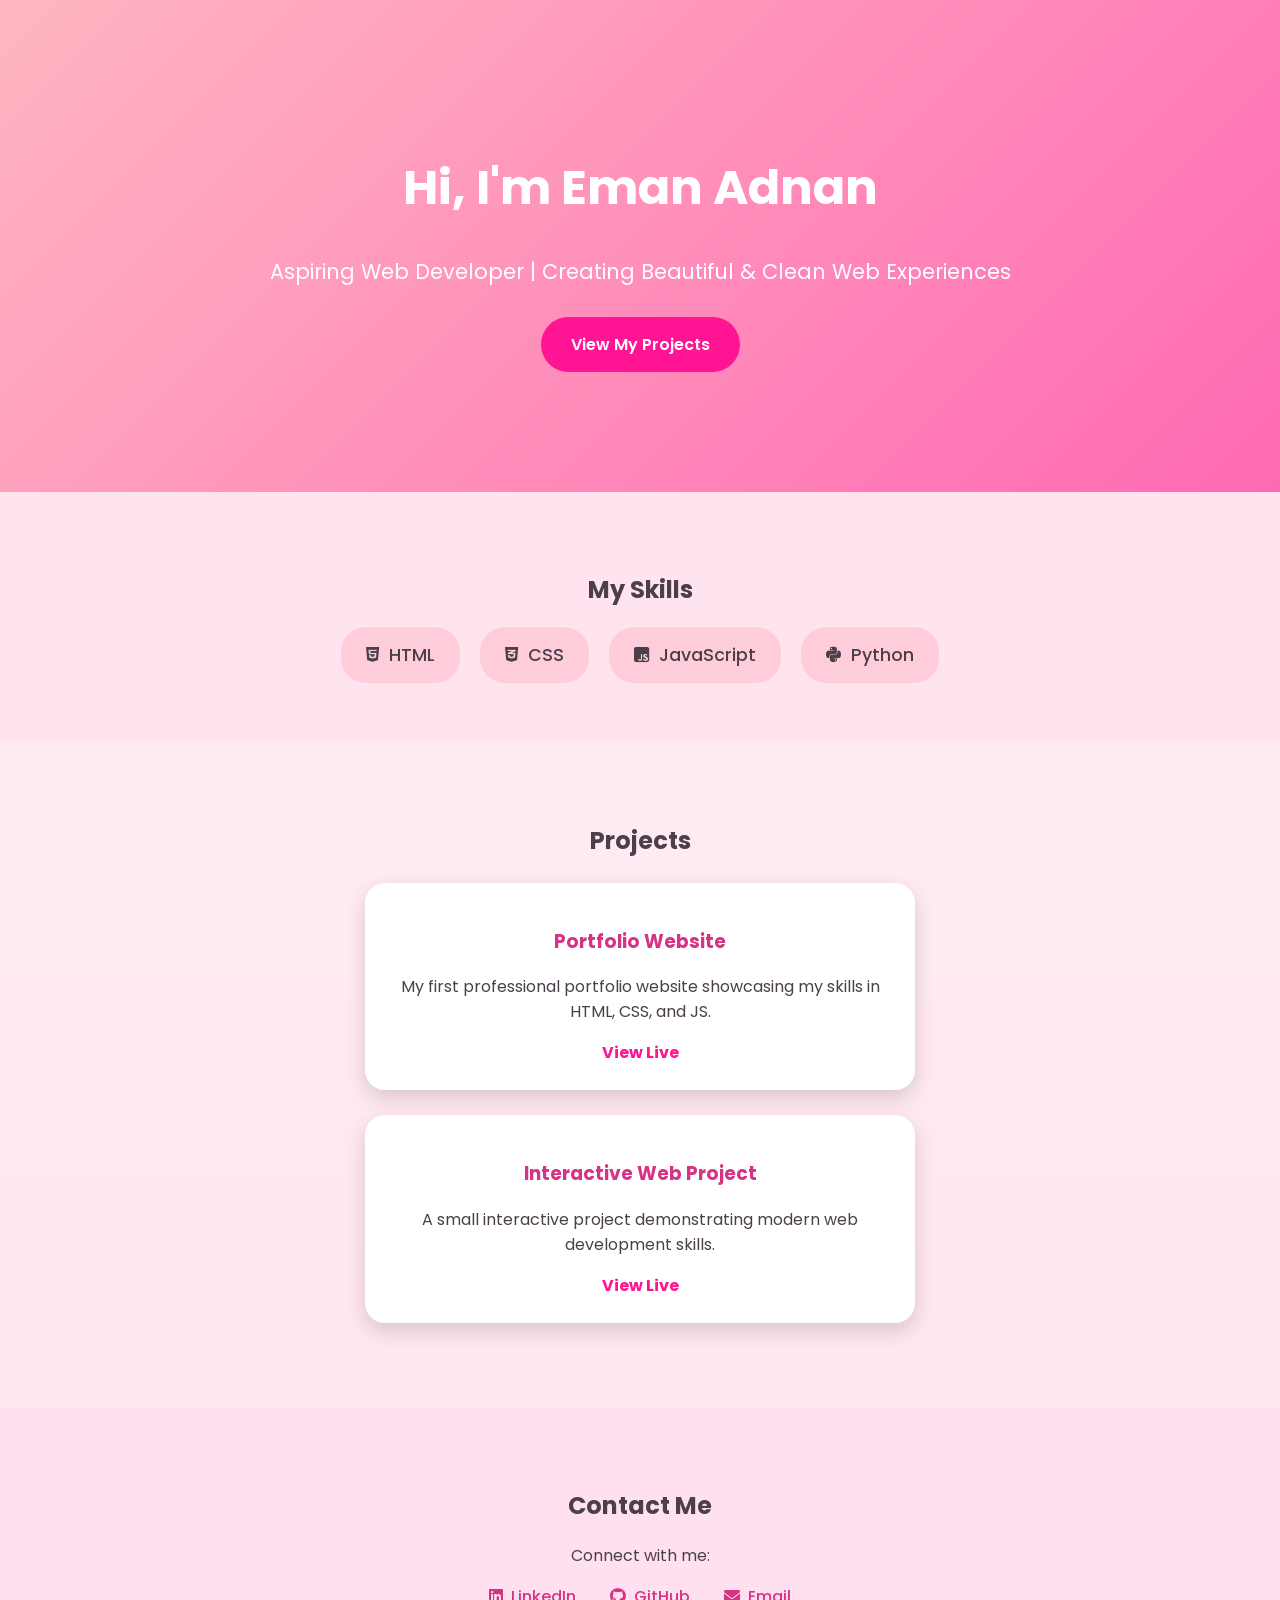
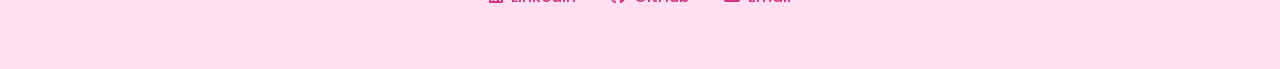
<file: index.html>
<!DOCTYPE html>
<html lang="en">
<head>
    <meta charset="UTF-8">
    <meta name="viewport" content="width=device-width, initial-scale=1.0">
    <title>Eman Adnan | Portfolio</title>
    <!-- Google Fonts -->
    <link href="https://fonts.googleapis.com/css2?family=Poppins:wght@400;600;700&display=swap" rel="stylesheet">
    <!-- Font Awesome for Icons -->
    <link rel="stylesheet" href="https://cdnjs.cloudflare.com/ajax/libs/font-awesome/6.4.0/css/all.min.css">
    <link rel="stylesheet" href="style.css">
</head>
<body>

    <!-- Hero Section -->
    <header id="hero">
        <h1>Hi, I'm Eman Adnan</h1>
        <p>Aspiring Web Developer | Creating Beautiful & Clean Web Experiences</p>
        <a href="#projects" class="btn">View My Projects</a>
    </header>

    <!-- Skills Section -->
    <section id="skills">
        <h2>My Skills</h2>
        <div class="skills-container">
            <div class="skill"><i class="fab fa-html5"></i> HTML</div>
            <div class="skill"><i class="fab fa-css3-alt"></i> CSS</div>
            <div class="skill"><i class="fab fa-js-square"></i> JavaScript</div>
            <div class="skill"><i class="fab fa-python"></i> Python</div>
        </div>
    </section>

    <!-- Projects Section -->
    <section id="projects">
        <h2>Projects</h2>
        <div class="project">
            <h3>Portfolio Website</h3>
            <p>My first professional portfolio website showcasing my skills in HTML, CSS, and JS.</p>
            <a href="#" target="_blank">View Live</a>
        </div>
        <div class="project">
            <h3>Interactive Web Project</h3>
            <p>A small interactive project demonstrating modern web development skills.</p>
            <a href="#" target="_blank">View Live</a>
        </div>
    </section>

    <!-- Contact Section -->
    <section id="contact">
        <h2>Contact Me</h2>
        <p>Connect with me:</p>
        <div class="contact-links">
            <a href="https://www.linkedin.com/in/your-linkedin" target="_blank"><i class="fab fa-linkedin"></i> LinkedIn</a>
            <a href="https://github.com/emanadnann" target="_blank"><i class="fab fa-github"></i> GitHub</a>
            <a href="mailto:your.email@example.com" target="_blank"><i class="fas fa-envelope"></i> Email</a>
        </div>
    </section>

    <script src="script.js"></script>
</body>
</html>
</file>
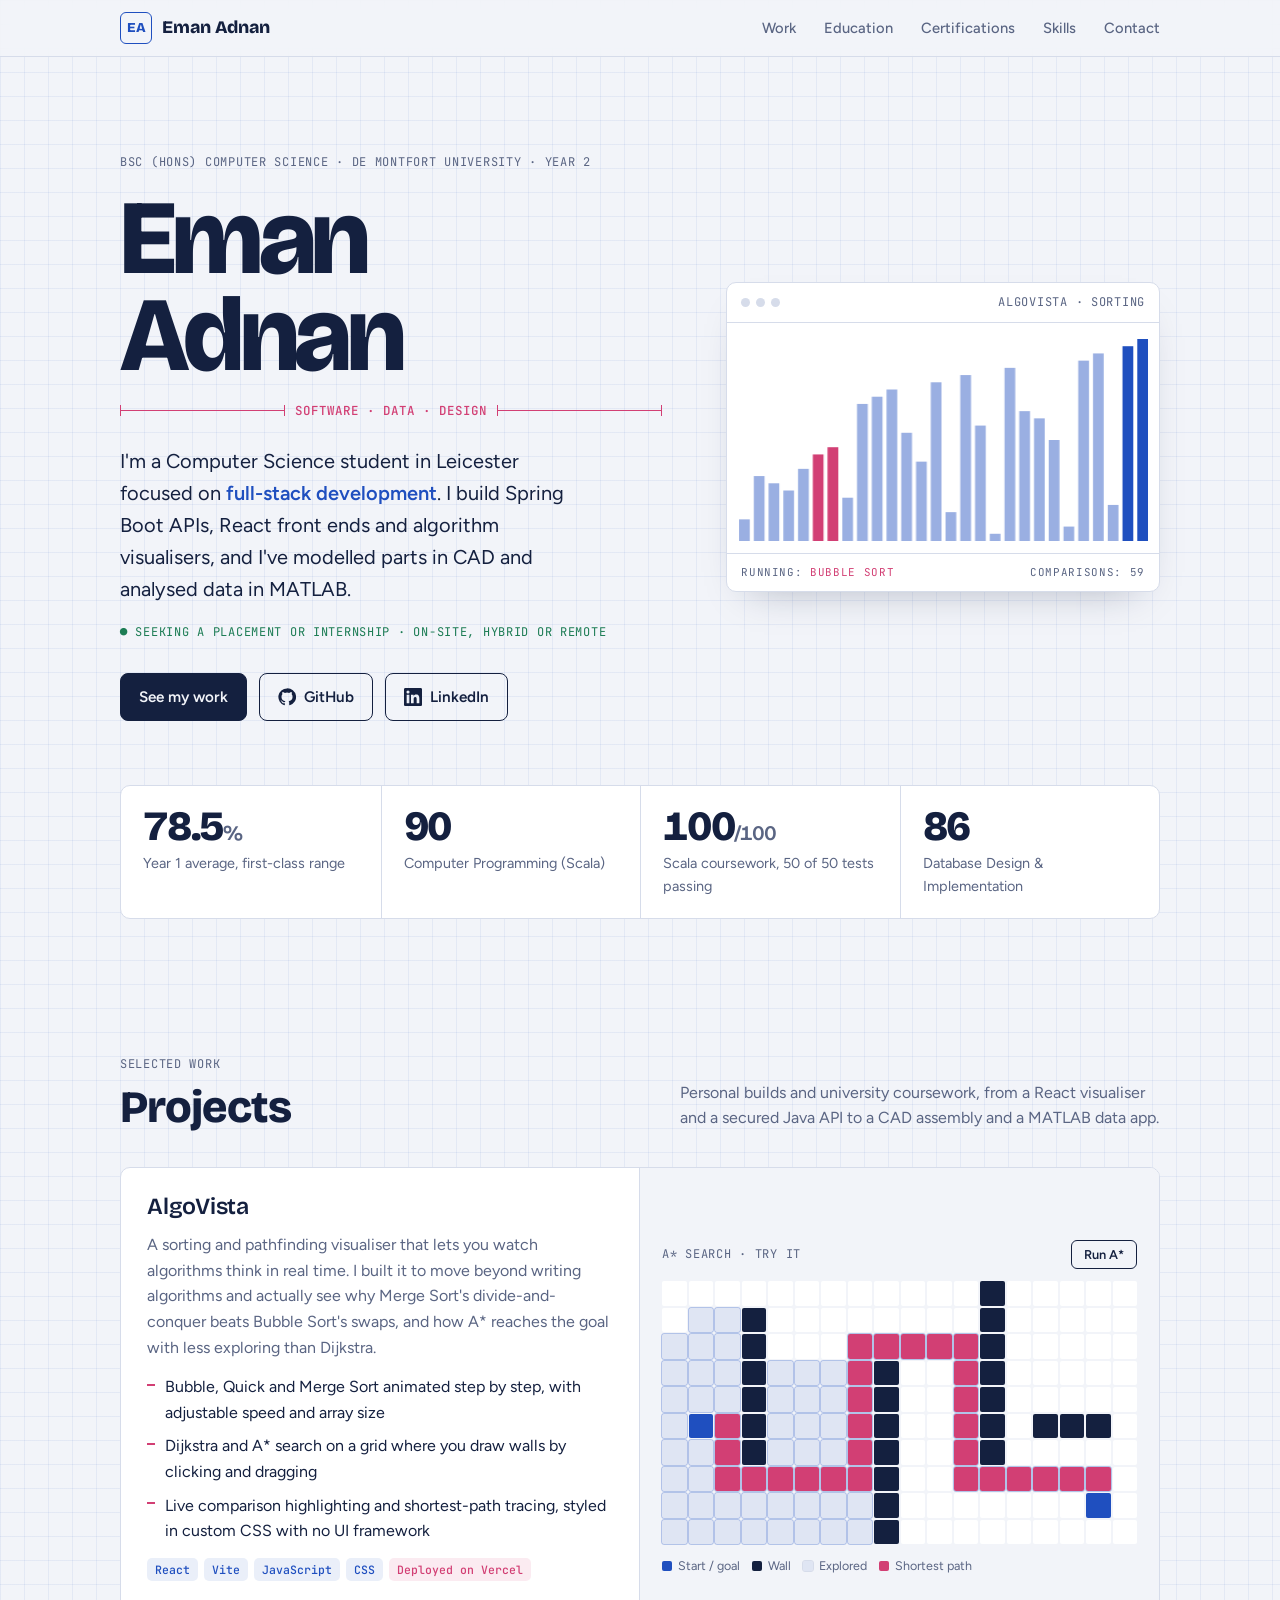
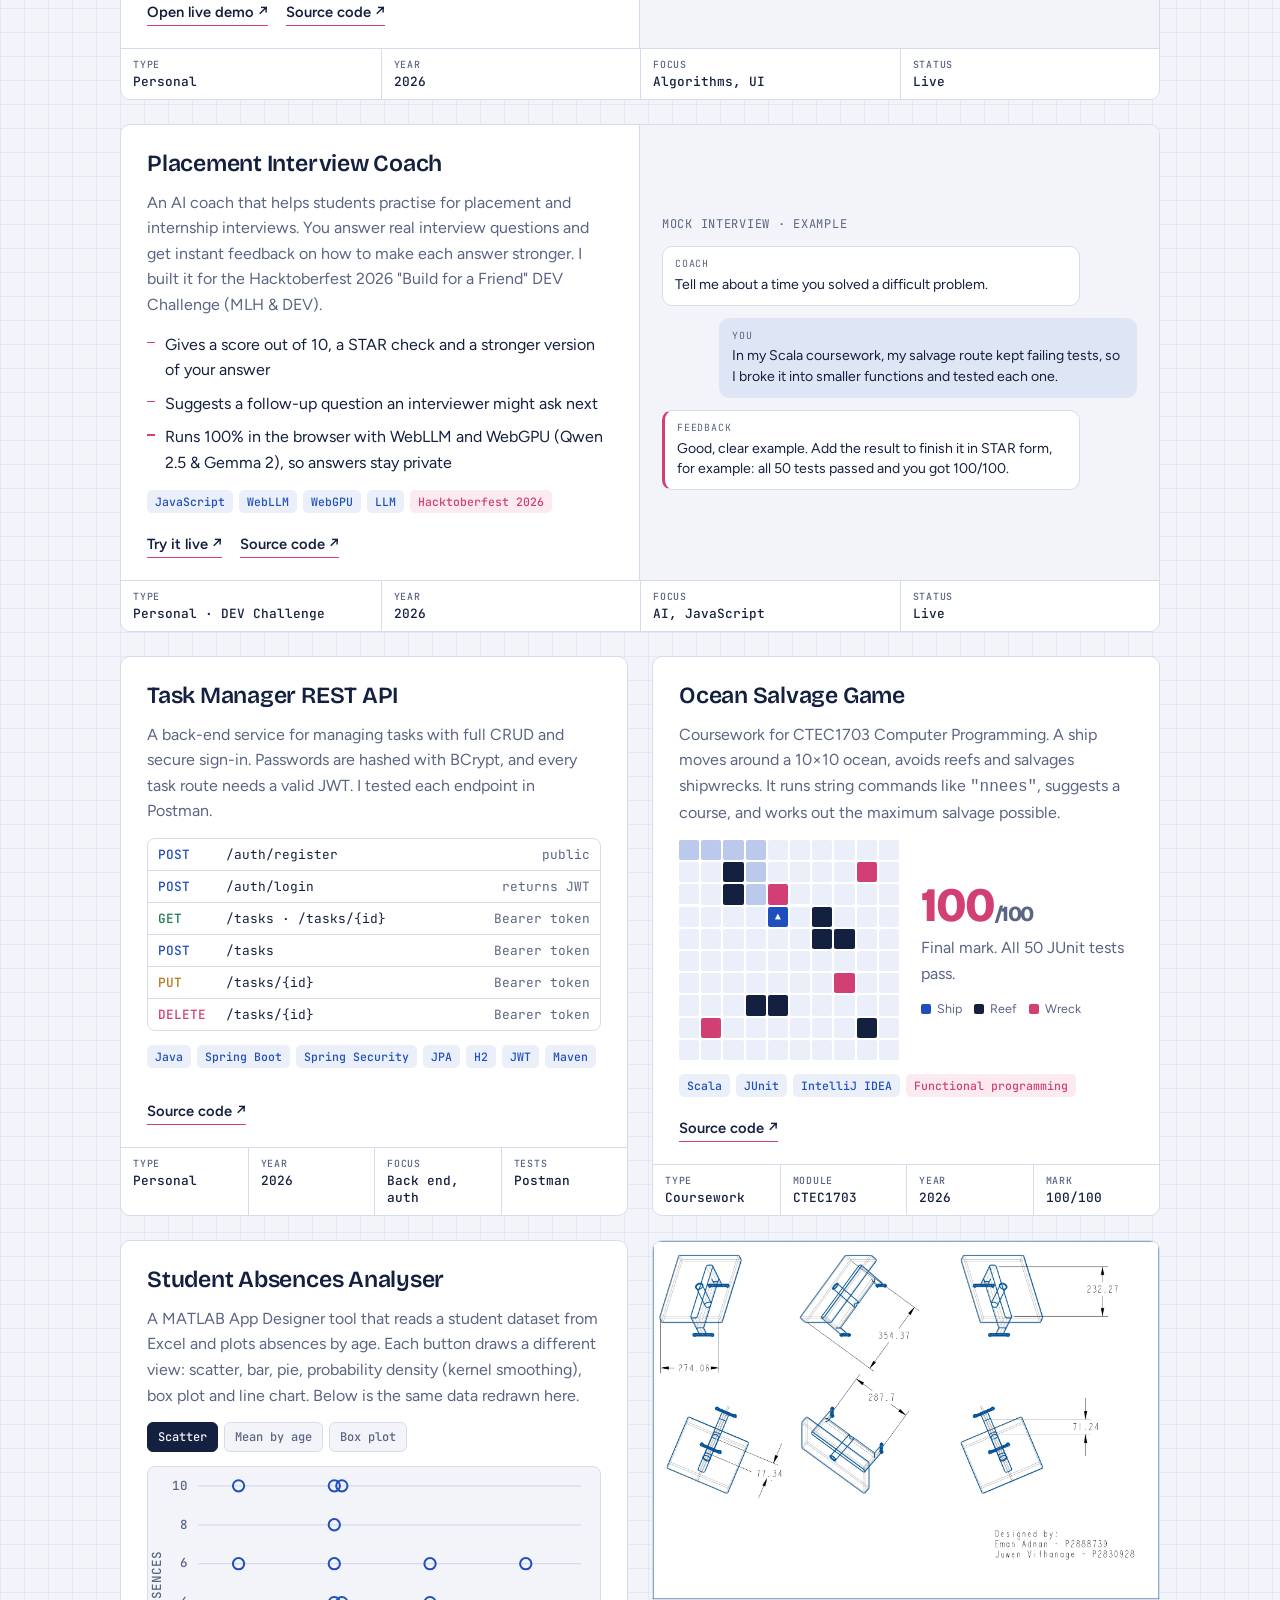
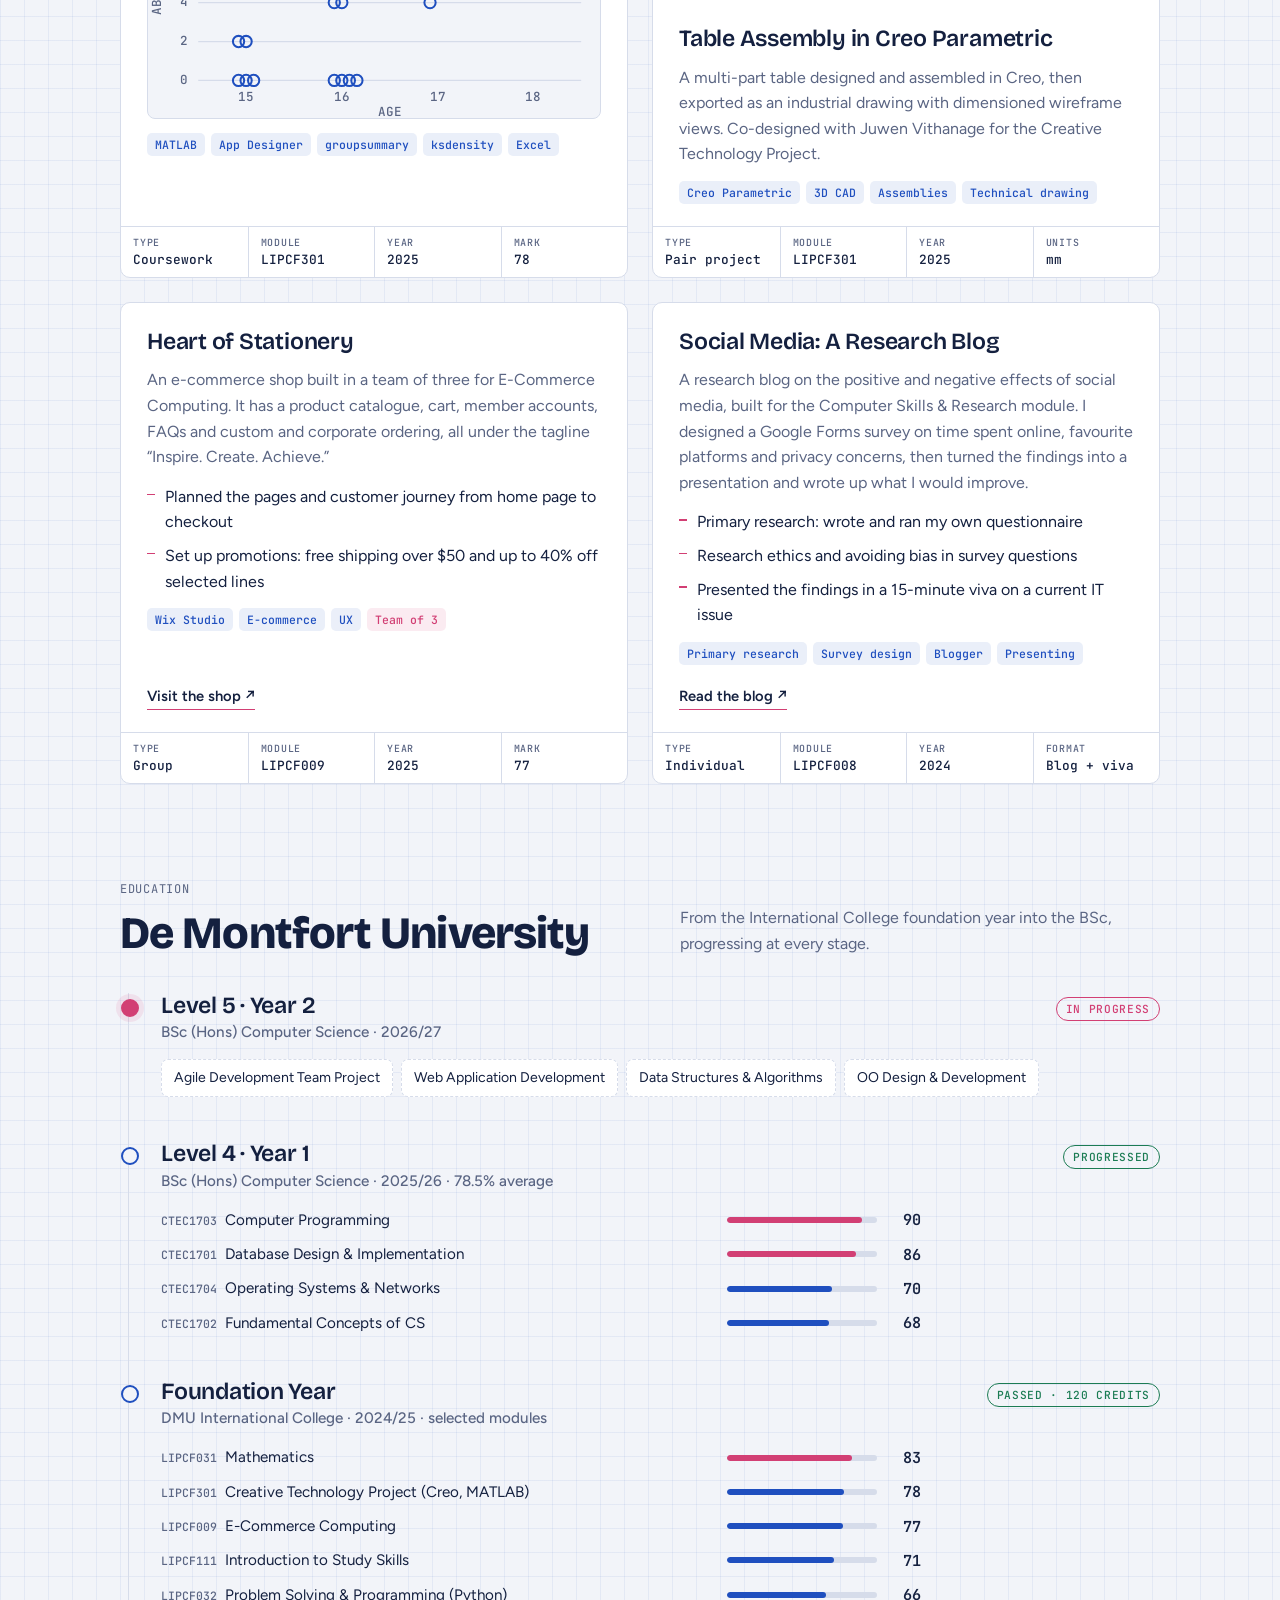
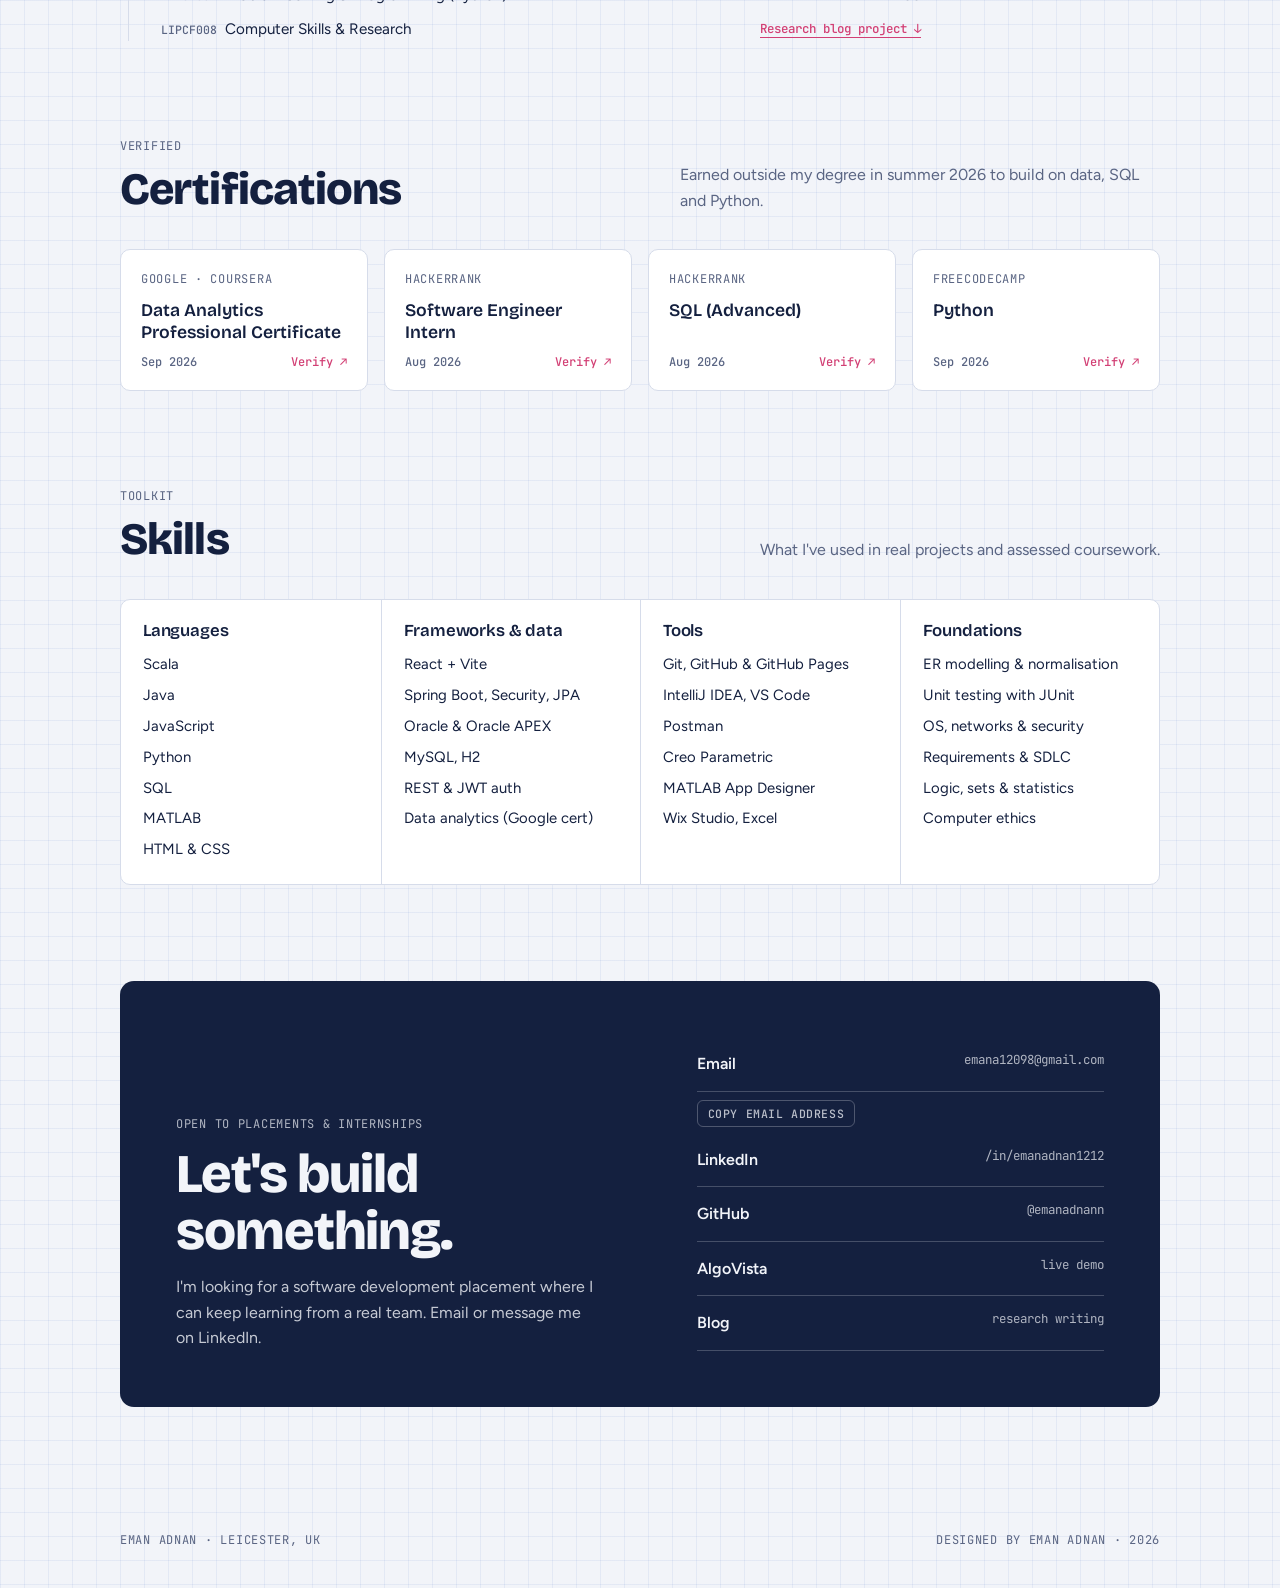
<file: index_1.html>
<!doctype html>
<html lang="en">
<head>
<meta charset="utf-8">
<meta name="viewport" content="width=device-width, initial-scale=1, viewport-fit=cover">
<meta name="description" content="Eman Adnan, Computer Science student at De Montfort University. Full-stack projects in Java, Spring Boot, React and Scala. Seeking a placement or internship.">
<meta property="og:title" content="Eman Adnan · Portfolio">
<meta property="og:description" content="Computer Science student at De Montfort University. Projects, grades, certifications and contact.">
<title>Eman Adnan</title>
<link rel="preconnect" href="https://fonts.googleapis.com">
<link rel="preconnect" href="https://fonts.gstatic.com" crossorigin>
<link rel="stylesheet" href="https://fonts.googleapis.com/css2?family=Bricolage+Grotesque:opsz,wght@12..96,400;12..96,600;12..96,800&family=Figtree:wght@400;500;600&family=JetBrains+Mono:wght@400;500&display=swap">
<style>
/* Layout: a drafting sheet. Faint grid paper, projects as drawing sheets with title blocks, dimension lines as the signature mark. */
:root{
  --paper:#F2F4F9; --sheet:#FFFFFF; --ink:#14203F; --muted:#5A6583; --line:#D6DCEA; --grid:rgba(31,79,191,.07);
  --blue:#1F4FBF; --blue-soft:rgba(31,79,191,.09); --pink:#D23F74; --pink-soft:rgba(210,63,116,.1); --good:#1C7C54;
  --f-display:"Bricolage Grotesque", "Avenir Next", "Segoe UI", sans-serif;
  --f-body:"Figtree", "Helvetica Neue", Arial, sans-serif;
  --f-mono:"JetBrains Mono", ui-monospace, "SF Mono", Menlo, monospace;
  --drawing-filter:none;
}
@media (prefers-color-scheme: dark){:root:not([data-theme="light"]){
  --paper:#0A1430; --sheet:#101E45; --ink:#E7EDFB; --muted:#9DAAD0; --line:#243668; --grid:rgba(127,166,255,.07);
  --blue:#86A9FF; --blue-soft:rgba(134,169,255,.12); --pink:#FF86AE; --pink-soft:rgba(255,134,174,.12); --good:#5FD39A;
  --drawing-filter:invert(1) hue-rotate(180deg) brightness(1.1); color-scheme:dark}}
:root[data-theme="dark"]{
  --paper:#0A1430; --sheet:#101E45; --ink:#E7EDFB; --muted:#9DAAD0; --line:#243668; --grid:rgba(127,166,255,.07);
  --blue:#86A9FF; --blue-soft:rgba(134,169,255,.12); --pink:#FF86AE; --pink-soft:rgba(255,134,174,.12); --good:#5FD39A;
  --drawing-filter:invert(1) hue-rotate(180deg) brightness(1.1); color-scheme:dark}

*{box-sizing:border-box}
html{scroll-behavior:smooth}
@media (prefers-reduced-motion: reduce){html{scroll-behavior:auto}}
body{margin:0;background:var(--paper);color:var(--ink);font:400 1rem/1.6 var(--f-body);
  background-image:linear-gradient(var(--grid) 1px,transparent 1px),linear-gradient(90deg,var(--grid) 1px,transparent 1px);
  background-size:24px 24px;}
a{color:inherit}
:focus-visible{outline:2px solid var(--pink);outline-offset:3px;border-radius:4px}
.wrap{max-width:1120px;margin:0 auto;padding-inline:clamp(16px,4vw,40px)}
.mono{font-family:var(--f-mono);font-size:.75rem;letter-spacing:.06em;text-transform:uppercase;color:var(--muted)}
h1,h2,h3{font-family:var(--f-display);text-wrap:balance;margin:0;line-height:1.05}
h2{font-size:clamp(1.9rem,4vw,2.8rem);font-weight:800;letter-spacing:-.02em}
h3{font-size:1.45rem;font-weight:600;letter-spacing:-.01em}
p{margin:0}

/* nav */
.nav{position:sticky;top:env(safe-area-inset-top,0px);z-index:10;background:color-mix(in srgb,var(--paper) 88%,transparent);backdrop-filter:blur(8px);border-bottom:1px solid var(--line)}
.nav .wrap{display:flex;align-items:center;justify-content:space-between;gap:16px;padding-block:12px}
.mark{font-family:var(--f-display);font-weight:800;font-size:1.1rem;text-decoration:none;display:flex;align-items:center;gap:10px}
.mark span{display:inline-grid;place-items:center;width:32px;height:32px;border:1.5px solid var(--blue);color:var(--blue);border-radius:6px;font-size:.85rem}
.nav ul{display:flex;gap:clamp(12px,3vw,28px);list-style:none;margin:0;padding:0;flex-wrap:wrap}
.nav ul a{text-decoration:none;font-weight:500;font-size:.92rem;color:var(--muted)}
.nav ul a:hover{color:var(--ink)}
@media (max-width:560px){.nav ul li.hide-sm{display:none}}

/* hero */
.hero{padding-block:clamp(48px,8vw,96px) 40px}
.hero-grid{display:grid;grid-template-columns:minmax(0,1.25fr) minmax(0,1fr);gap:clamp(28px,5vw,64px);align-items:center}
@media (max-width:860px){.hero-grid{grid-template-columns:1fr}}
.hero h1{font-size:clamp(3.2rem,10vw,6.6rem);font-weight:800;letter-spacing:-.04em;line-height:.92}
.dim{display:flex;align-items:center;gap:10px;margin-top:18px;color:var(--pink)}
.dim i{flex:1;height:1px;background:currentColor;position:relative}
.dim i::before,.dim i::after{content:"";position:absolute;top:-5px;width:1px;height:11px;background:currentColor}
.dim i::before{left:0}.dim i::after{right:0}
.dim b{font:500 .78rem var(--f-mono);letter-spacing:.08em;text-transform:uppercase;white-space:nowrap}
.lede{font-size:clamp(1.08rem,1.6vw,1.25rem);max-width:36ch;margin-top:26px;color:var(--ink)}
.lede em{font-style:normal;color:var(--blue);font-weight:600}
.cta{display:flex;flex-wrap:wrap;gap:12px;margin-top:30px}
.btn{display:inline-flex;align-items:center;gap:8px;padding:11px 18px;border-radius:8px;font-weight:600;font-size:.95rem;text-decoration:none;border:1.5px solid var(--ink);transition:transform .15s ease,background .15s}
.btn:hover{transform:translateY(-2px)}
.btn.primary{background:var(--ink);color:var(--paper)}
.btn svg{width:18px;height:18px}

.viz{background:var(--sheet);border:1px solid var(--line);border-radius:10px;overflow:hidden;box-shadow:0 18px 40px -24px rgba(20,32,63,.35)}
.viz-head{display:flex;justify-content:space-between;align-items:center;padding:10px 14px;border-bottom:1px solid var(--line)}
.viz-head .dots{display:flex;gap:6px}.viz-head .dots i{width:9px;height:9px;border-radius:50%;background:var(--line)}
#sortCanvas{display:block;width:100%;height:230px}
.viz-foot{display:flex;justify-content:space-between;gap:12px;padding:10px 14px;border-top:1px solid var(--line);flex-wrap:wrap}
.viz-foot .mono{font-size:.68rem}
#algoName{color:var(--pink)}

/* stats */
.stats{display:grid;grid-template-columns:repeat(4,minmax(0,1fr));border:1px solid var(--line);border-radius:10px;background:var(--sheet);margin-top:clamp(40px,6vw,64px)}
.stat{padding:20px 22px;border-left:1px solid var(--line);display:flex;flex-direction:column;gap:4px}
.stat:first-child{border-left:0}
.stat strong{font:800 clamp(1.9rem,3.6vw,2.6rem)/1 var(--f-display);letter-spacing:-.03em;font-variant-numeric:tabular-nums}
.stat strong small{font-size:.5em;color:var(--muted);font-weight:600}
.stat span{font-size:.9rem;color:var(--muted)}
@media (max-width:760px){.stats{grid-template-columns:repeat(2,minmax(0,1fr))}.stat:nth-child(3){border-left:0}.stat:nth-child(n+3){border-top:1px solid var(--line)}}

/* sections */
section{padding-block:clamp(56px,8vw,96px)}
.sec-head{display:flex;justify-content:space-between;align-items:end;gap:24px;flex-wrap:wrap;margin-bottom:36px}
.sec-head p{max-width:48ch;color:var(--muted)}

/* project sheets */
.sheets{display:grid;grid-template-columns:repeat(2,minmax(0,1fr));gap:24px}
@media (max-width:860px){.sheets{grid-template-columns:1fr}}
.sheet{background:var(--sheet);border:1px solid var(--line);border-radius:10px;display:flex;flex-direction:column;min-width:0;overflow:hidden}
.sheet.wide{grid-column:1/-1}
.sheet-body{padding:26px 26px 22px;display:flex;flex-direction:column;gap:14px;flex:1;min-width:0}
.sheet-body > p{color:var(--muted);max-width:62ch}
.tags{display:flex;flex-wrap:wrap;gap:6px}
.tag{font:500 .72rem var(--f-mono);padding:4px 8px;border-radius:5px;background:var(--blue-soft);color:var(--blue)}
.tag.pink{background:var(--pink-soft);color:var(--pink)}
.links{display:flex;flex-wrap:wrap;gap:18px;margin-top:auto;padding-top:6px}
.links a{font-weight:600;font-size:.92rem;text-decoration:none;border-bottom:1.5px solid var(--pink);padding-bottom:1px}
.links a:hover{color:var(--pink)}
/* title block, like the corner of an engineering drawing */
.tblock{display:grid;grid-template-columns:repeat(4,minmax(0,1fr));border-top:1px solid var(--line)}
.tblock div{padding:9px 12px;border-left:1px solid var(--line);min-width:0}
.tblock div:first-child{border-left:0}
.tblock dt{font:500 .62rem var(--f-mono);letter-spacing:.08em;text-transform:uppercase;color:var(--muted)}
.tblock dd{margin:2px 0 0;font:500 .8rem var(--f-mono);overflow-wrap:anywhere}
@media (max-width:520px){.tblock{grid-template-columns:repeat(2,minmax(0,1fr))}.tblock div:nth-child(3){border-left:0}.tblock div:nth-child(n+3){border-top:1px solid var(--line)}}

.feature{display:grid;grid-template-columns:minmax(0,1fr) minmax(0,1fr);gap:0}
.feature .sheet-body{border-right:1px solid var(--line)}
@media (max-width:860px){.feature{grid-template-columns:1fr}.feature .sheet-body{border-right:0;border-bottom:1px solid var(--line)}}
.bullets{margin:0;padding:0;list-style:none;display:grid;gap:8px}
.bullets li{padding-left:18px;position:relative}
.bullets li::before{content:"";position:absolute;left:0;top:.62em;width:8px;height:1.5px;background:var(--pink)}

/* pathfinding mini-grid */
.pf{padding:22px;display:flex;flex-direction:column;gap:12px;justify-content:center;background:var(--paper)}
.pfgrid{display:grid;grid-template-columns:repeat(18,1fr);gap:2px;width:100%;max-width:100%}
.pfgrid i{aspect-ratio:1;border-radius:2px;background:var(--sheet);transition:background .2s}
.pfgrid i.w{background:var(--ink)}
.pfgrid i.v{background:var(--blue-soft);outline:1px solid color-mix(in srgb,var(--blue) 30%,transparent)}
.pfgrid i.p{background:var(--pink)}
.pfgrid i.s,.pfgrid i.t{background:var(--blue)}
.pf-row{display:flex;justify-content:space-between;align-items:center;gap:10px;flex-wrap:wrap}
.pf-row button{font:600 .8rem var(--f-body);background:transparent;color:var(--ink);border:1.5px solid var(--ink);padding:6px 12px;border-radius:6px;cursor:pointer}
.pf-row button:hover{background:var(--ink);color:var(--paper)}
/* interview coach chat example */
.coach .bubble{max-width:88%;padding:10px 12px;border-radius:10px;font-size:.88rem;line-height:1.45;background:var(--sheet);border:1px solid var(--line)}
.coach .bubble .mono{display:block;font-size:.62rem;letter-spacing:.08em;text-transform:uppercase;color:var(--muted);margin-bottom:3px}
.coach .bubble.a{align-self:flex-end;background:var(--blue-soft);border-color:transparent}
.coach .bubble.fb{border-left:3px solid var(--pink)}
/* api endpoints */
.api{border:1px solid var(--line);border-radius:8px;overflow-x:auto}
.api table{width:100%;border-collapse:collapse;font:400 .8rem var(--f-mono)}
.api td{padding:7px 10px;border-top:1px solid var(--line);white-space:nowrap}
.api tr:first-child td{border-top:0}
.verb{font-weight:500;width:4.5em}
.verb.g{color:var(--good)}.verb.p{color:var(--blue)}.verb.u{color:#B7791F}.verb.d{color:var(--pink)}
.lock{color:var(--muted);text-align:right}

/* ocean grid */
.ocean{display:grid;grid-template-columns:repeat(10,minmax(0,1fr));gap:2px;flex:0 0 220px;width:220px;max-width:100%}
.ocean i{aspect-ratio:1;background:var(--blue-soft);border-radius:2px;display:grid;place-items:center;font:500 .6rem var(--f-mono)}
.ocean i.r{background:var(--ink)}
.ocean i.k{background:var(--pink);color:var(--sheet)}
.ocean i.sh{background:var(--blue);color:var(--sheet)}
.ocean i.tr{background:color-mix(in srgb,var(--blue) 30%,transparent)}
.legend{display:flex;flex-wrap:wrap;gap:12px;font-size:.78rem;color:var(--muted)}
.legend span{display:inline-flex;align-items:center;gap:6px}
.legend span i{width:10px;height:10px;border-radius:2px;display:inline-block}
.game-row{display:flex;gap:22px;align-items:center;flex-wrap:wrap}
.game-row > div:last-child{flex:1;min-width:180px}
.score{font:800 3rem/1 var(--f-display);color:var(--pink);letter-spacing:-.03em}

/* matlab chart */
.chart-tabs{display:flex;flex-wrap:wrap;gap:6px}
.chart-tabs button{font:500 .75rem var(--f-mono);padding:6px 10px;border-radius:6px;border:1px solid var(--line);background:var(--paper);color:var(--muted);cursor:pointer}
.chart-tabs button[aria-pressed="true"]{background:var(--ink);color:var(--paper);border-color:var(--ink)}
#mlChart{width:100%;height:auto;display:block;background:var(--paper);border-radius:8px;border:1px solid var(--line)}
#mlChart text{fill:var(--muted);font:500 10px var(--f-mono)}
.shot{border:1px solid var(--line);border-radius:8px;overflow:hidden}
.shot img{display:block;width:100%}

.drawing{background:#fff;border-bottom:1px solid var(--line)}
.drawing img{display:block;width:100%;filter:var(--drawing-filter)}

/* education */
.timeline{display:grid;gap:0;border-left:1.5px solid var(--line);margin-left:8px}
.stage{position:relative;padding:0 0 44px 32px}
.stage:last-child{padding-bottom:0}
.stage::before{content:"";position:absolute;left:-8px;top:6px;width:14px;height:14px;border-radius:50%;background:var(--paper);border:2px solid var(--blue)}
.stage.now::before{background:var(--pink);border-color:var(--pink);box-shadow:0 0 0 5px var(--pink-soft)}
.stage-head{display:flex;justify-content:space-between;gap:12px;flex-wrap:wrap;align-items:baseline}
.stage-head h3 small{display:block;font:500 .95rem var(--f-body);color:var(--muted);margin-top:6px;letter-spacing:0}
.pill{font:500 .7rem var(--f-mono);letter-spacing:.06em;text-transform:uppercase;padding:4px 9px;border-radius:99px;border:1px solid currentColor}
.pill.good{color:var(--good)}.pill.now{color:var(--pink)}
.mods{margin-top:18px;display:grid;gap:10px;max-width:760px}
.mod{display:grid;grid-template-columns:minmax(0,1fr) 150px 3ch;gap:14px;align-items:center;font-size:.95rem}
.mod code{font:500 .72rem var(--f-mono);color:var(--muted);margin-right:8px}
.bar{height:6px;background:var(--line);border-radius:3px;overflow:hidden}
.bar i{display:block;height:100%;background:var(--blue);border-radius:3px}
.mod.top .bar i{background:var(--pink)}
.mod b{font:600 .95rem var(--f-mono);text-align:right;font-variant-numeric:tabular-nums}
.mod.proj{grid-template-columns:minmax(0,1fr) auto}
.mod.proj a{font:500 .78rem var(--f-mono);color:var(--pink);text-decoration:none;border-bottom:1px solid var(--pink)}
@media (max-width:560px){.mod.proj{grid-template-columns:1fr}.mod.proj a{justify-self:start}}
@media (max-width:560px){.mod{grid-template-columns:minmax(0,1fr) 3ch}.mod .bar{grid-column:1/-1;order:3}}
.chips{display:flex;flex-wrap:wrap;gap:8px;margin-top:18px}
.chip{font-size:.88rem;padding:7px 12px;border:1px dashed var(--line);border-radius:7px;background:var(--sheet)}

/* certifications */
.certs{display:grid;grid-template-columns:repeat(4,minmax(0,1fr));gap:16px}
@media (max-width:860px){.certs{grid-template-columns:repeat(2,minmax(0,1fr))}}
@media (max-width:440px){.certs{grid-template-columns:1fr}}
.cert{display:flex;flex-direction:column;gap:10px;padding:20px;background:var(--sheet);border:1px solid var(--line);border-radius:10px;text-decoration:none;min-width:0;transition:border-color .15s,transform .15s}
.cert:hover{border-color:var(--pink);transform:translateY(-2px)}
.cert strong{font:600 1.1rem/1.25 var(--f-display);flex:1}
.cert-foot{display:flex;justify-content:space-between;font:500 .75rem var(--f-mono);color:var(--muted)}
.cert-foot span:last-child{color:var(--pink)}

/* skills */
.skills{display:grid;grid-template-columns:repeat(4,minmax(0,1fr));gap:0;border:1px solid var(--line);border-radius:10px;background:var(--sheet)}
.skills > div{padding:22px;border-left:1px solid var(--line);min-width:0}
.skills > div:first-child{border-left:0}
.skills h3{font-size:1.05rem;margin-bottom:14px}
.skills ul{list-style:none;margin:0;padding:0;display:grid;gap:7px;font-size:.93rem}
@media (max-width:860px){.skills{grid-template-columns:repeat(2,minmax(0,1fr))}.skills > div:nth-child(3){border-left:0}.skills > div:nth-child(n+3){border-top:1px solid var(--line)}}
@media (max-width:480px){.skills{grid-template-columns:1fr}.skills > div{border-left:0!important}.skills > div + div{border-top:1px solid var(--line)}}

/* contact */
.contact{background:var(--ink);color:var(--paper);border-radius:14px;padding:clamp(28px,5vw,56px);display:grid;grid-template-columns:minmax(0,1.2fr) minmax(0,1fr);gap:32px;align-items:end}
.contact h2{font-size:clamp(2rem,5vw,3.4rem)}
.contact p{opacity:.8;margin-top:14px;max-width:42ch}
.contact ul{list-style:none;margin:0;padding:0;display:grid;gap:0}
.contact li a{display:flex;justify-content:space-between;gap:12px;padding:14px 0;border-bottom:1px solid color-mix(in srgb,var(--paper) 22%,transparent);text-decoration:none;font-weight:600}
.contact li a span{font:400 .78rem var(--f-mono);opacity:.7;overflow-wrap:anywhere;text-align:right}
.contact li a:hover{color:var(--pink)}
@media (max-width:760px){.contact{grid-template-columns:1fr}}
.contact .copy{margin-top:8px;margin-bottom:6px;font:500 .72rem var(--f-mono);letter-spacing:.05em;text-transform:uppercase;background:transparent;color:inherit;opacity:.75;border:1px solid color-mix(in srgb,var(--paper) 35%,transparent);border-radius:6px;padding:5px 10px;cursor:pointer}
.contact .copy:hover{opacity:1}
footer{padding-block:28px 40px}
footer .wrap{display:flex;justify-content:space-between;gap:12px;flex-wrap:wrap}
</style>

<style>img{max-width:100%}[hidden]{display:none!important}</style>
</head>
<body>
<nav class="nav" aria-label="Main">
  <div class="wrap">
    <a class="mark" href="#top"><span>EA</span>Eman Adnan</a>
    <ul>
      <li><a href="#work">Work</a></li>
      <li><a href="#education">Education</a></li>
      <li class="hide-sm"><a href="#certs">Certifications</a></li>
      <li class="hide-sm"><a href="#skills">Skills</a></li>
      <li><a href="#contact">Contact</a></li>
    </ul>
  </div>
</nav>

<header class="hero" id="top">
  <div class="wrap">
    <div class="hero-grid">
      <div>
        <p class="mono">BSc (Hons) Computer Science · De Montfort University · Year 2</p>
        <h1 style="margin-top:18px">Eman<br>Adnan</h1>
        <div class="dim" aria-hidden="true"><i></i><b>software · data · design</b><i></i></div>
        <p class="lede">I'm a Computer Science student in Leicester focused on <em>full-stack development</em>. I build Spring Boot APIs, React front ends and algorithm visualisers, and I've modelled parts in CAD and analysed data in MATLAB.</p>
        <p class="mono" style="margin-top:18px;color:var(--good)">● Seeking a placement or internship · on-site, hybrid or remote</p>
        <div class="cta">
          <a class="btn primary" href="#work">See my work</a>
          <a class="btn" href="https://github.com/emanadnann" target="_blank" rel="noopener">
            <svg viewBox="0 0 24 24" fill="currentColor" aria-hidden="true"><path d="M12 .5a11.5 11.5 0 0 0-3.64 22.41c.58.1.79-.25.79-.56v-2c-3.2.7-3.88-1.37-3.88-1.37-.53-1.33-1.28-1.69-1.28-1.69-1.05-.72.08-.7.08-.7 1.16.08 1.77 1.19 1.77 1.19 1.03 1.77 2.7 1.26 3.36.96.1-.75.4-1.26.73-1.55-2.55-.29-5.24-1.28-5.24-5.68 0-1.26.45-2.28 1.19-3.09-.12-.29-.52-1.46.11-3.05 0 0 .97-.31 3.17 1.18a11 11 0 0 1 5.77 0c2.2-1.49 3.17-1.18 3.17-1.18.63 1.59.23 2.76.11 3.05.74.81 1.19 1.83 1.19 3.09 0 4.41-2.69 5.38-5.26 5.67.41.36.78 1.06.78 2.14v3.17c0 .31.21.67.8.56A11.5 11.5 0 0 0 12 .5Z"/></svg>GitHub</a>
          <a class="btn" href="https://www.linkedin.com/in/emanadnan1212/" target="_blank" rel="noopener">
            <svg viewBox="0 0 24 24" fill="currentColor" aria-hidden="true"><path d="M20.45 20.45h-3.56v-5.57c0-1.33-.02-3.04-1.85-3.04-1.85 0-2.14 1.45-2.14 2.94v5.67H9.35V9h3.41v1.56h.05c.48-.9 1.64-1.85 3.37-1.85 3.6 0 4.27 2.37 4.27 5.46v6.28ZM5.34 7.43a2.06 2.06 0 1 1 0-4.13 2.06 2.06 0 0 1 0 4.13ZM7.12 20.45H3.56V9h3.56v11.45ZM22.22 0H1.77C.79 0 0 .77 0 1.73v20.54C0 23.23.79 24 1.77 24h20.45c.98 0 1.78-.77 1.78-1.73V1.73C24 .77 23.2 0 22.22 0Z"/></svg>LinkedIn</a>
        </div>
      </div>
      <figure class="viz" style="margin:0">
        <div class="viz-head"><div class="dots"><i></i><i></i><i></i></div><span class="mono">algovista · sorting</span></div>
        <canvas id="sortCanvas" aria-label="Animated bars being sorted, a preview of the AlgoVista project"></canvas>
        <div class="viz-foot"><span class="mono">Running: <span id="algoName">Bubble sort</span></span><span class="mono">Comparisons: <span id="cmpCount">0</span></span></div>
      </figure>
    </div>

    <div class="stats">
      <div class="stat"><strong>78.5<small>%</small></strong><span>Year 1 average, first-class range</span></div>
      <div class="stat"><strong>90</strong><span>Computer Programming (Scala)</span></div>
      <div class="stat"><strong>100<small>/100</small></strong><span>Scala coursework, 50 of 50 tests passing</span></div>
      <div class="stat"><strong>86</strong><span>Database Design &amp; Implementation</span></div>
    </div>
  </div>
</header>

<main>
<section id="work">
  <div class="wrap">
    <div class="sec-head">
      <div><p class="mono">Selected work</p><h2 style="margin-top:10px">Projects</h2></div>
      <p>Personal builds and university coursework, from a React visualiser and a secured Java API to a CAD assembly and a MATLAB data app.</p>
    </div>

    <div class="sheets">

      <!-- AlgoVista -->
      <article class="sheet wide">
        <div class="feature">
          <div class="sheet-body">
            <h3>AlgoVista</h3>
            <p>A sorting and pathfinding visualiser that lets you watch algorithms think in real time. I built it to move beyond writing algorithms and actually see why Merge Sort's divide-and-conquer beats Bubble Sort's swaps, and how A* reaches the goal with less exploring than Dijkstra.</p>
            <ul class="bullets">
              <li>Bubble, Quick and Merge Sort animated step by step, with adjustable speed and array size</li>
              <li>Dijkstra and A* search on a grid where you draw walls by clicking and dragging</li>
              <li>Live comparison highlighting and shortest-path tracing, styled in custom CSS with no UI framework</li>
            </ul>
            <div class="tags"><span class="tag">React</span><span class="tag">Vite</span><span class="tag">JavaScript</span><span class="tag">CSS</span><span class="tag pink">Deployed on Vercel</span></div>
            <div class="links"><a href="https://algo-vista-three.vercel.app" target="_blank" rel="noopener">Open live demo ↗</a><a href="https://github.com/emanadnann/AlgoVista" target="_blank" rel="noopener">Source code ↗</a></div>
          </div>
          <div class="pf">
            <div class="pf-row"><span class="mono">A* search · try it</span><button type="button" id="pfRun">Run A*</button></div>
            <div class="pfgrid" id="pfGrid" aria-label="Grid showing A* finding a path around walls"></div>
            <div class="legend"><span><i style="background:var(--blue)"></i>Start / goal</span><span><i style="background:var(--ink)"></i>Wall</span><span><i style="background:var(--blue-soft);outline:1px solid var(--line)"></i>Explored</span><span><i style="background:var(--pink)"></i>Shortest path</span></div>
          </div>
        </div>
        <dl class="tblock" style="margin:0"><div><dt>Type</dt><dd>Personal</dd></div><div><dt>Year</dt><dd>2026</dd></div><div><dt>Focus</dt><dd>Algorithms, UI</dd></div><div><dt>Status</dt><dd>Live</dd></div></dl>
      </article>
      <!-- Placement Interview Coach -->
      <article class="sheet wide">
        <div class="feature">
          <div class="sheet-body">
            <h3>Placement Interview Coach</h3>
            <p>An AI coach that helps students practise for placement and internship interviews. You answer real interview questions and get instant feedback on how to make each answer stronger. I built it for the Hacktoberfest 2026 "Build for a Friend" DEV Challenge (MLH &amp; DEV).</p>
            <ul class="bullets">
                            <li>Gives a score out of 10, a STAR check and a stronger version of your answer</li>
              <li>Suggests a follow-up question an interviewer might ask next</li>
              <li>Runs 100% in the browser with WebLLM and WebGPU (Qwen 2.5 &amp; Gemma 2), so answers stay private</li>
            </ul>
            <div class="tags"><span class="tag">JavaScript</span><span class="tag">WebLLM</span><span class="tag">WebGPU</span><span class="tag">LLM</span><span class="tag pink">Hacktoberfest 2026</span></div>
            <div class="links"><a href="https://huggingface.co/spaces/EmanAdnan/placement-interview-coach" target="_blank" rel="noopener">Try it live ↗</a><a href="https://github.com/emanadnann/placement-interview-coach" target="_blank" rel="noopener">Source code ↗</a></div>
          </div>
          <div class="pf coach" aria-label="Example of the coach asking a question and giving feedback">
            <div class="pf-row"><span class="mono">Mock interview · example</span></div>
            <div class="bubble q"><span class="mono">Coach</span>Tell me about a time you solved a difficult problem.</div>
            <div class="bubble a"><span class="mono">You</span>In my Scala coursework, my salvage route kept failing tests, so I broke it into smaller functions and tested each one.</div>
            <div class="bubble q fb"><span class="mono">Feedback</span>Good, clear example. Add the result to finish it in STAR form, for example: all 50 tests passed and you got 100/100.</div>
          </div>
        </div>
        <dl class="tblock" style="margin:0"><div><dt>Type</dt><dd>Personal · DEV Challenge</dd></div><div><dt>Year</dt><dd>2026</dd></div><div><dt>Focus</dt><dd>AI, JavaScript</dd></div><div><dt>Status</dt><dd>Live</dd></div></dl>
      </article>
      <!-- Task Manager API -->
      <article class="sheet">
        <div class="sheet-body">
          <h3>Task Manager REST API</h3>
          <p>A back-end service for managing tasks with full CRUD and secure sign-in. Passwords are hashed with BCrypt, and every task route needs a valid JWT. I tested each endpoint in Postman.</p>
          <div class="api"><table>
            <tr><td class="verb p">POST</td><td>/auth/register</td><td class="lock">public</td></tr>
            <tr><td class="verb p">POST</td><td>/auth/login</td><td class="lock">returns JWT</td></tr>
            <tr><td class="verb g">GET</td><td>/tasks · /tasks/{id}</td><td class="lock">Bearer token</td></tr>
            <tr><td class="verb p">POST</td><td>/tasks</td><td class="lock">Bearer token</td></tr>
            <tr><td class="verb u">PUT</td><td>/tasks/{id}</td><td class="lock">Bearer token</td></tr>
            <tr><td class="verb d">DELETE</td><td>/tasks/{id}</td><td class="lock">Bearer token</td></tr>
          </table></div>
          <div class="tags"><span class="tag">Java</span><span class="tag">Spring Boot</span><span class="tag">Spring Security</span><span class="tag">JPA</span><span class="tag">H2</span><span class="tag">JWT</span><span class="tag">Maven</span></div>
          <div class="links"><a href="https://github.com/emanadnann/taskmanager-api" target="_blank" rel="noopener">Source code ↗</a></div>
        </div>
        <dl class="tblock" style="margin:0"><div><dt>Type</dt><dd>Personal</dd></div><div><dt>Year</dt><dd>2026</dd></div><div><dt>Focus</dt><dd>Back end, auth</dd></div><div><dt>Tests</dt><dd>Postman</dd></div></dl>
      </article>

      <!-- Scala game -->
      <article class="sheet">
        <div class="sheet-body">
          <h3>Ocean Salvage Game</h3>
          <p>Coursework for CTEC1703 Computer Programming. A ship moves around a 10×10 ocean, avoids reefs and salvages shipwrecks. It runs string commands like <code>"nnees"</code>, suggests a course, and works out the maximum salvage possible.</p>
          <div class="game-row">
            <div class="ocean" id="ocean" aria-label="Illustration of the 10 by 10 ocean grid"></div>
            <div>
              <div class="score">100<span style="font-size:.45em;color:var(--muted)">/100</span></div>
              <p style="color:var(--muted);margin-top:6px">Final mark. All 50 JUnit tests pass.</p>
              <div class="legend" style="margin-top:12px"><span><i style="background:var(--blue)"></i>Ship</span><span><i style="background:var(--ink)"></i>Reef</span><span><i style="background:var(--pink)"></i>Wreck</span></div>
            </div>
          </div>
          <div class="tags"><span class="tag">Scala</span><span class="tag">JUnit</span><span class="tag">IntelliJ IDEA</span><span class="tag pink">Functional programming</span></div>
          <div class="links"><a href="https://github.com/emanadnann/CTEC1703-Game" target="_blank" rel="noopener">Source code ↗</a></div>
        </div>
        <dl class="tblock" style="margin:0"><div><dt>Type</dt><dd>Coursework</dd></div><div><dt>Module</dt><dd>CTEC1703</dd></div><div><dt>Year</dt><dd>2026</dd></div><div><dt>Mark</dt><dd>100/100</dd></div></dl>
      </article>

      <!-- MATLAB -->
      <article class="sheet">
        <div class="sheet-body">
          <h3>Student Absences Analyser</h3>
          <p>A MATLAB App Designer tool that reads a student dataset from Excel and plots absences by age. Each button draws a different view: scatter, bar, pie, probability density (kernel smoothing), box plot and line chart. Below is the same data redrawn here.</p>
          <div class="chart-tabs" role="group" aria-label="Chart type">
            <button type="button" data-c="scatter" aria-pressed="true">Scatter</button>
            <button type="button" data-c="bar" aria-pressed="false">Mean by age</button>
            <button type="button" data-c="box" aria-pressed="false">Box plot</button>
          </div>
          <svg id="mlChart" viewBox="0 0 360 200" role="img" aria-label="Chart of absences by student age"></svg>
          <div class="tags"><span class="tag">MATLAB</span><span class="tag">App Designer</span><span class="tag">groupsummary</span><span class="tag">ksdensity</span><span class="tag">Excel</span></div>
        </div>
        <dl class="tblock" style="margin:0"><div><dt>Type</dt><dd>Coursework</dd></div><div><dt>Module</dt><dd>LIPCF301</dd></div><div><dt>Year</dt><dd>2025</dd></div><div><dt>Mark</dt><dd>78</dd></div></dl>
      </article>

      <!-- Creo -->
      <article class="sheet">
        <div class="drawing"><img src="[data-uri]" alt="Creo wireframe drawing of a table assembly shown from six angles with dimensions such as 274.06 and 354.37"></div>
        <div class="sheet-body">
          <h3>Table Assembly in Creo Parametric</h3>
          <p>A multi-part table designed and assembled in Creo, then exported as an industrial drawing with dimensioned wireframe views. Co-designed with Juwen Vithanage for the Creative Technology Project.</p>
          <div class="tags"><span class="tag">Creo Parametric</span><span class="tag">3D CAD</span><span class="tag">Assemblies</span><span class="tag">Technical drawing</span></div>
        </div>
        <dl class="tblock" style="margin:0"><div><dt>Type</dt><dd>Pair project</dd></div><div><dt>Module</dt><dd>LIPCF301</dd></div><div><dt>Year</dt><dd>2025</dd></div><div><dt>Units</dt><dd>mm</dd></div></dl>
      </article>

      <!-- Wix -->
      <article class="sheet">
        <div class="sheet-body">
          <h3>Heart of Stationery</h3>
          <p>An e-commerce shop built in a team of three for E-Commerce Computing. It has a product catalogue, cart, member accounts, FAQs and custom and corporate ordering, all under the tagline “Inspire. Create. Achieve.”</p>
          <ul class="bullets">
            <li>Planned the pages and customer journey from home page to checkout</li>
            <li>Set up promotions: free shipping over $50 and up to 40% off selected lines</li>
          </ul>
          <div class="tags"><span class="tag">Wix Studio</span><span class="tag">E-commerce</span><span class="tag">UX</span><span class="tag pink">Team of 3</span></div>
          <div class="links"><a href="https://pikapikanan30.wixstudio.com/stationeryshop" target="_blank" rel="noopener">Visit the shop ↗</a></div>
        </div>
        <dl class="tblock" style="margin:0"><div><dt>Type</dt><dd>Group</dd></div><div><dt>Module</dt><dd>LIPCF009</dd></div><div><dt>Year</dt><dd>2025</dd></div><div><dt>Mark</dt><dd>77</dd></div></dl>
      </article>

      <!-- Blog -->
      <article class="sheet" id="blog">
        <div class="sheet-body">
          <h3>Social Media: A Research Blog</h3>
          <p>A research blog on the positive and negative effects of social media, built for the Computer Skills &amp; Research module. I designed a Google Forms survey on time spent online, favourite platforms and privacy concerns, then turned the findings into a presentation and wrote up what I would improve.</p>
          <ul class="bullets">
            <li>Primary research: wrote and ran my own questionnaire</li>
            <li>Research ethics and avoiding bias in survey questions</li>
            <li>Presented the findings in a 15-minute viva on a current IT issue</li>
          </ul>
          <div class="tags"><span class="tag">Primary research</span><span class="tag">Survey design</span><span class="tag">Blogger</span><span class="tag">Presenting</span></div>
          <div class="links"><a href="https://emanadnansocialmedia.blogspot.com" target="_blank" rel="noopener">Read the blog ↗</a></div>
        </div>
        <dl class="tblock" style="margin:0"><div><dt>Type</dt><dd>Individual</dd></div><div><dt>Module</dt><dd>LIPCF008</dd></div><div><dt>Year</dt><dd>2024</dd></div><div><dt>Format</dt><dd>Blog + viva</dd></div></dl>
      </article>

    </div>
  </div>
</section>

<section id="education" style="padding-top:0">
  <div class="wrap">
    <div class="sec-head">
      <div><p class="mono">Education</p><h2 style="margin-top:10px">De Montfort University</h2></div>
      <p>From the International College foundation year into the BSc, progressing at every stage.</p>
    </div>

    <div class="timeline">
      <div class="stage now">
        <div class="stage-head"><h3>Level 5 · Year 2<small>BSc (Hons) Computer Science · 2026/27</small></h3><span class="pill now">In progress</span></div>
        <div class="chips">
          <span class="chip">Agile Development Team Project</span>
          <span class="chip">Web Application Development</span>
          <span class="chip">Data Structures &amp; Algorithms</span>
          <span class="chip">OO Design &amp; Development</span>
        </div>
      </div>

      <div class="stage">
        <div class="stage-head"><h3>Level 4 · Year 1<small>BSc (Hons) Computer Science · 2025/26 · 78.5% average</small></h3><span class="pill good">Progressed</span></div>
        <div class="mods">
          <div class="mod top"><span><code>CTEC1703</code>Computer Programming</span><div class="bar"><i style="width:90%"></i></div><b>90</b></div>
          <div class="mod top"><span><code>CTEC1701</code>Database Design &amp; Implementation</span><div class="bar"><i style="width:86%"></i></div><b>86</b></div>
          <div class="mod"><span><code>CTEC1704</code>Operating Systems &amp; Networks</span><div class="bar"><i style="width:70%"></i></div><b>70</b></div>
          <div class="mod"><span><code>CTEC1702</code>Fundamental Concepts of CS</span><div class="bar"><i style="width:68%"></i></div><b>68</b></div>
        </div>
      </div>

      <div class="stage">
        <div class="stage-head"><h3>Foundation Year<small>DMU International College · 2024/25 · selected modules</small></h3><span class="pill good">Passed · 120 credits</span></div>
        <div class="mods">
          <div class="mod top"><span><code>LIPCF031</code>Mathematics</span><div class="bar"><i style="width:83%"></i></div><b>83</b></div>
          <div class="mod"><span><code>LIPCF301</code>Creative Technology Project (Creo, MATLAB)</span><div class="bar"><i style="width:78%"></i></div><b>78</b></div>
          <div class="mod"><span><code>LIPCF009</code>E-Commerce Computing</span><div class="bar"><i style="width:77%"></i></div><b>77</b></div>
          <div class="mod"><span><code>LIPCF111</code>Introduction to Study Skills</span><div class="bar"><i style="width:71%"></i></div><b>71</b></div>
          <div class="mod"><span><code>LIPCF032</code>Problem Solving &amp; Programming (Python)</span><div class="bar"><i style="width:66%"></i></div><b>66</b></div>
          <div class="mod proj"><span><code>LIPCF008</code>Computer Skills &amp; Research</span><a href="#blog">Research blog project ↓</a></div>
        </div>
      </div>
    </div>
  </div>
</section>

<section id="certs" style="padding-top:0">
  <div class="wrap">
    <div class="sec-head">
      <div><p class="mono">Verified</p><h2 style="margin-top:10px">Certifications</h2></div>
      <p>Earned outside my degree in summer 2026 to build on data, SQL and Python.</p>
    </div>
    <div class="certs">
      <a class="cert" href="https://www.coursera.org/account/accomplishments/specialization/SSTPZ8JZDZU1" target="_blank" rel="noopener">
        <span class="mono">Google · Coursera</span><strong>Data Analytics Professional Certificate</strong><span class="cert-foot"><span>Sep 2026</span><span>Verify ↗</span></span></a>
      <a class="cert" href="https://www.hackerrank.com/certificates/b94e83dedef6" target="_blank" rel="noopener">
        <span class="mono">HackerRank</span><strong>Software Engineer Intern</strong><span class="cert-foot"><span>Aug 2026</span><span>Verify ↗</span></span></a>
      <a class="cert" href="https://www.hackerrank.com/certificates/9879b6ae9051" target="_blank" rel="noopener">
        <span class="mono">HackerRank</span><strong>SQL (Advanced)</strong><span class="cert-foot"><span>Aug 2026</span><span>Verify ↗</span></span></a>
      <a class="cert" href="https://freecodecamp.org/certification/emanadnan/python-v9" target="_blank" rel="noopener">
        <span class="mono">freeCodeCamp</span><strong>Python</strong><span class="cert-foot"><span>Sep 2026</span><span>Verify ↗</span></span></a>
    </div>
  </div>
</section>

<section id="skills" style="padding-top:0">
  <div class="wrap">
    <div class="sec-head">
      <div><p class="mono">Toolkit</p><h2 style="margin-top:10px">Skills</h2></div>
      <p>What I've used in real projects and assessed coursework.</p>
    </div>
    <div class="skills">
      <div><h3>Languages</h3><ul><li>Scala</li><li>Java</li><li>JavaScript</li><li>Python</li><li>SQL</li><li>MATLAB</li><li>HTML &amp; CSS</li></ul></div>
      <div><h3>Frameworks &amp; data</h3><ul><li>React + Vite</li><li>Spring Boot, Security, JPA</li><li>Oracle &amp; Oracle APEX</li><li>MySQL, H2</li><li>REST &amp; JWT auth</li><li>Data analytics (Google cert)</li></ul></div>
      <div><h3>Tools</h3><ul><li>Git, GitHub &amp; GitHub Pages</li><li>IntelliJ IDEA, VS Code</li><li>Postman</li><li>Creo Parametric</li><li>MATLAB App Designer</li><li>Wix Studio, Excel</li></ul></div>
      <div><h3>Foundations</h3><ul><li>ER modelling &amp; normalisation</li><li>Unit testing with JUnit</li><li>OS, networks &amp; security</li><li>Requirements &amp; SDLC</li><li>Logic, sets &amp; statistics</li><li>Computer ethics</li></ul></div>
    </div>
  </div>
</section>

<section id="contact" style="padding-top:0">
  <div class="wrap">
    <div class="contact">
      <div>
        <p class="mono" style="color:inherit;opacity:.7">Open to placements &amp; internships</p>
        <h2 style="margin-top:12px">Let's build something.</h2>
        <p>I'm looking for a software development placement where I can keep learning from a real team. Email or message me on LinkedIn.</p>
      </div>
      <ul>
        <li><a href="mailto:emana12098@gmail.com" id="mailLink">Email <span id="mailText">emana12098@gmail.com</span></a><button type="button" id="copyMail" class="copy">Copy email address</button></li>
        <li><a href="https://www.linkedin.com/in/emanadnan1212/" target="_blank" rel="noopener">LinkedIn <span>/in/emanadnan1212</span></a></li>
        <li><a href="https://github.com/emanadnann" target="_blank" rel="noopener">GitHub <span>@emanadnann</span></a></li>
        <li><a href="https://algo-vista-three.vercel.app" target="_blank" rel="noopener">AlgoVista <span>live demo</span></a></li>
        <li><a href="https://emanadnansocialmedia.blogspot.com" target="_blank" rel="noopener">Blog <span>research writing</span></a></li>
      </ul>
    </div>
  </div>
</section>
</main>

<footer><div class="wrap"><span class="mono">Eman Adnan · Leicester, UK</span><span class="mono">Designed by Eman Adnan · 2026</span></div></footer>

<script>
(function(){
const css=n=>getComputedStyle(document.documentElement).getPropertyValue(n).trim();
const reduce=matchMedia('(prefers-reduced-motion: reduce)').matches;

/* ---- Hero sorting animation ---- */
const cv=document.getElementById('sortCanvas'),ctx=cv.getContext('2d');
const nameEl=document.getElementById('algoName'),cmpEl=document.getElementById('cmpCount');
const N=28;let arr=[],hi=[],done=0,steps=null,cmp=0,algoIdx=0;
const algos=[['Bubble sort',bubble],['Quick sort',quick],['Merge sort',merge]];
function fresh(){arr=Array.from({length:N},(_,i)=>(i+1)/N);for(let i=N-1;i>0;i--){const j=Math.floor(Math.random()*(i+1));[arr[i],arr[j]]=[arr[j],arr[i]]}cmp=0;done=N;const a=algos[algoIdx%algos.length];nameEl.textContent=a[0];steps=a[1](arr.slice());}
function* bubble(a){for(let i=0;i<a.length;i++){for(let j=0;j<a.length-i-1;j++){cmp++;if(a[j]>a[j+1])[a[j],a[j+1]]=[a[j+1],a[j]];yield{a,h:[j,j+1]}}done=a.length-i-1;}}
function* quick(a,lo=0,h=a.length-1){if(lo>=h)return;const p=a[h];let i=lo;for(let j=lo;j<h;j++){cmp++;if(a[j]<p){[a[i],a[j]]=[a[j],a[i]];i++}yield{a,h:[j,h]}}[a[i],a[h]]=[a[h],a[i]];yield{a,h:[i]};yield* quick(a,lo,i-1);yield* quick(a,i+1,h);}
function* merge(a,lo=0,h=a.length){if(h-lo<2)return;const m=(lo+h)>>1;yield* merge(a,lo,m);yield* merge(a,m,h);const L=a.slice(lo,m),R=a.slice(m,h);let i=0,j=0,k=lo;while(i<L.length||j<R.length){cmp++;a[k]=(j>=R.length||(i<L.length&&L[i]<=R[j]))?L[i++]:R[j++];yield{a,h:[k]};k++;}}
function size(){const r=cv.getBoundingClientRect(),d=devicePixelRatio||1;cv.width=r.width*d;cv.height=r.height*d;ctx.setTransform(d,0,0,d,0,0);}
function draw(a,h,final){const w=cv.clientWidth,H=cv.clientHeight;ctx.clearRect(0,0,w,H);const g=4,bw=(w-24-g*(N-1))/N;
  const blue=css('--blue'),pink=css('--pink');
  a.forEach((v,i)=>{const bh=v*(H-28);const on=h.includes(i);ctx.fillStyle=on?pink:blue;
    ctx.globalAlpha=on||final||(algoIdx%3===0&&i>=done)?1:.45;ctx.fillRect(12+i*(bw+g),H-12-bh,bw,bh);});ctx.globalAlpha=1;}
let last=0,pause=0;
function tick(t){if(!steps)fresh();if(pause){if(t-pause>1400){pause=0;algoIdx++;fresh();}requestAnimationFrame(tick);return;}
  if(t-last>(algoIdx%3===0?28:55)){last=t;const s=steps.next();if(s.done){draw(arr.slice().sort((x,y)=>x-y),[],true);pause=t;}else{arr=s.value.a;draw(arr,s.value.h,false);cmpEl.textContent=cmp;}}
  requestAnimationFrame(tick);}
size();addEventListener('resize',size);
if(reduce){fresh();for(let k=0;k<180;k++)steps.next();draw(arr,[],false);}else requestAnimationFrame(tick);

/* ---- A* mini grid ---- */
const C=18,R=10,pg=document.getElementById('pfGrid');
const walls=new Set();[[3,1],[3,2],[3,3],[3,4],[3,5],[3,6],[8,3],[8,4],[8,5],[8,6],[8,7],[8,8],[8,9],[12,0],[12,1],[12,2],[12,3],[12,4],[12,5],[12,6],[14,5],[15,5],[16,5]].forEach(([x,y])=>walls.add(x+','+y));
const S=[1,5],T=[16,8];const cells=[];
for(let y=0;y<R;y++)for(let x=0;x<C;x++){const i=document.createElement('i');if(walls.has(x+','+y))i.className='w';if(x===S[0]&&y===S[1])i.className='s';if(x===T[0]&&y===T[1])i.className='t';pg.appendChild(i);cells.push(i);}
const at=(x,y)=>cells[y*C+x];
function astar(){const key=p=>p[0]+','+p[1],hh=p=>Math.abs(p[0]-T[0])+Math.abs(p[1]-T[1]);
  const open=[{p:S,g:0,f:hh(S)}],came={},gs={[key(S)]:0},order=[],closed=new Set();
  while(open.length){open.sort((a,b)=>a.f-b.f||b.g-a.g);const cur=open.shift();const k=key(cur.p);if(closed.has(k))continue;closed.add(k);order.push(cur.p);
    if(k===key(T)){const path=[];let c=k;while(c){path.unshift(c.split(',').map(Number));c=came[c]}return{order,path}}
    for(const [dx,dy] of [[1,0],[-1,0],[0,1],[0,-1]]){const n=[cur.p[0]+dx,cur.p[1]+dy];if(n[0]<0||n[1]<0||n[0]>=C||n[1]>=R||walls.has(key(n)))continue;const g=cur.g+1;if(g<(gs[key(n)]??1e9)){gs[key(n)]=g;came[key(n)]=k;open.push({p:n,g,f:g+hh(n)})}}}
  return{order,path:[]};}
let timer=null;
function run(){clearInterval(timer);cells.forEach(c=>c.classList.remove('v','p'));const {order,path}=astar();
  const isEnd=p=>(p[0]===S[0]&&p[1]===S[1])||(p[0]===T[0]&&p[1]===T[1]);
  if(reduce){order.forEach(p=>!isEnd(p)&&at(...p).classList.add('v'));path.forEach(p=>!isEnd(p)&&at(...p).classList.add('p'));return;}
  let i=0,j=0;timer=setInterval(()=>{if(i<order.length){const p=order[i++];if(!isEnd(p))at(...p).classList.add('v');}else if(j<path.length){const p=path[j++];if(!isEnd(p))at(...p).classList.add('p');}else clearInterval(timer);},22);}
document.getElementById('pfRun').addEventListener('click',run);
(function(){const {order,path}=astar();const isEnd=p=>(p[0]===S[0]&&p[1]===S[1])||(p[0]===T[0]&&p[1]===T[1]);order.forEach(p=>!isEnd(p)&&at(...p).classList.add('v'));path.forEach(p=>!isEnd(p)&&at(...p).classList.add('p'));})();

/* ---- Ocean grid (illustration) ---- */
const oc=document.getElementById('ocean');const reef=new Set(['2,1','2,2','6,3','6,4','7,4','3,7','4,7','8,8']);const wreck=new Set(['4,2','8,1','1,8','7,6']);const trail=new Set(['0,0','1,0','2,0','3,0','3,1','3,2','4,2']);
for(let y=0;y<10;y++)for(let x=0;x<10;x++){const i=document.createElement('i');const k=x+','+y;if(reef.has(k))i.className='r';else if(wreck.has(k))i.className='k';else if(trail.has(k))i.className='tr';if(k==='4,3'){i.className='sh';i.textContent='▲';}oc.appendChild(i);}

/* ---- copy email ---- */
const cb=document.getElementById('copyMail');
cb.addEventListener('click',()=>{const t='emana12098@gmail.com';const ok=()=>{cb.textContent='Copied';setTimeout(()=>cb.textContent='Copy email address',1800)};
  const sel=()=>{const r=document.createRange();r.selectNodeContents(document.getElementById('mailText'));const s=getSelection();s.removeAllRanges();s.addRange(r);cb.textContent='Selected, press Ctrl/Cmd+C';};
  try{navigator.clipboard.writeText(t).then(ok,sel)}catch(e){sel()}});

/* ---- MATLAB data redraw ---- */
const data=[[18,6],[17,4],[15,10],[15,2],[16,4],[16,10],[16,0],[16,0],[17,6],[15,0],[15,0],[16,6],[16,10],[16,8],[15,0],[15,2],[16,0],[16,0],[16,4],[15,6]];
const svg=document.getElementById('mlChart'),NS='http://www.w3.org/2000/svg';
const X0=40,X1=345,Y0=170,Y1=15;const ages=[15,16,17,18];
const sx=a=>X0+ (a-14.5)/(4)*(X1-X0), sy=v=>Y0-(v/10)*(Y0-Y1);
function el(n,at,txt){const e=document.createElementNS(NS,n);for(const k in at)e.setAttribute(k,at[k]);if(txt!=null)e.textContent=txt;svg.appendChild(e);return e;}
function axes(){for(let v=0;v<=10;v+=2){el('line',{x1:X0,x2:X1,y1:sy(v),y2:sy(v),stroke:css('--line'),'stroke-width':1});el('text',{x:X0-8,y:sy(v)+3,'text-anchor':'end'},v);}
  ages.forEach(a=>el('text',{x:sx(a),y:Y0+16,'text-anchor':'middle'},a));el('text',{x:(X0+X1)/2,y:198,'text-anchor':'middle'},'AGE');el('text',{x:10,y:(Y0+Y1)/2,transform:`rotate(-90 10 ${(Y0+Y1)/2})`,'text-anchor':'middle'},'ABSENCES');}
const q=(s,p)=>{const i=(s.length-1)*p,l=Math.floor(i);return s[l]+(s[Math.min(l+1,s.length-1)]-s[l])*(i-l)};
function render(kind){svg.innerHTML='';axes();const blue=css('--blue'),pink=css('--pink'),ink=css('--ink');
  if(kind==='scatter'){const seen={};data.forEach(([a,v])=>{const k=a+','+v;seen[k]=(seen[k]||0)+1;const off=(seen[k]-1)*6;el('circle',{cx:sx(a)+off-6,cy:sy(v),r:4.5,fill:'none',stroke:blue,'stroke-width':1.6});});}
  if(kind==='bar'){ages.forEach(a=>{const vs=data.filter(d=>d[0]===a).map(d=>d[1]);const m=vs.reduce((s,v)=>s+v,0)/vs.length;el('rect',{x:sx(a)-22,y:sy(m),width:44,height:Y0-sy(m),fill:blue,rx:3});el('text',{x:sx(a),y:sy(m)-6,'text-anchor':'middle',style:'fill:'+ink},m.toFixed(1));});}
  if(kind==='box'){ages.forEach(a=>{const s=data.filter(d=>d[0]===a).map(d=>d[1]).sort((x,y)=>x-y);const q1=q(s,.25),md=q(s,.5),q3=q(s,.75);
    el('line',{x1:sx(a),x2:sx(a),y1:sy(s[0]),y2:sy(s[s.length-1]),stroke:ink,'stroke-width':1});
    el('rect',{x:sx(a)-16,y:sy(q3),width:32,height:Math.max(2,sy(q1)-sy(q3)),fill:css('--sheet'),stroke:blue,'stroke-width':1.6});
    el('line',{x1:sx(a)-16,x2:sx(a)+16,y1:sy(md),y2:sy(md),stroke:pink,'stroke-width':2.2});});}
}
let current='scatter';render(current);
document.querySelectorAll('.chart-tabs button').forEach(b=>b.addEventListener('click',()=>{document.querySelectorAll('.chart-tabs button').forEach(x=>x.setAttribute('aria-pressed',x===b));current=b.dataset.c;render(current);}));
matchMedia('(prefers-color-scheme: dark)').addEventListener('change',()=>render(current));
new MutationObserver(()=>render(current)).observe(document.documentElement,{attributes:true,attributeFilter:['data-theme']});
})();
</script>

</body>
</html>
</file>
<file: style.css>
/* General Styles */
body {
    font-family: 'Poppins', sans-serif;
    margin: 0;
    padding: 0;
    background: linear-gradient(to bottom, #fff0f5, #ffe4f0);
    color: #4a3f4a;
    scroll-behavior: smooth;
    text-align: center;
}

/* Hero Section */
#hero {
    background: linear-gradient(135deg, #ffb6c1, #ff69b4);
    color: white;
    padding: 120px 20px;
}
#hero h1 {
    font-size: 3em;
    font-weight: 700;
}
#hero p {
    font-size: 1.3em;
    margin: 20px 0 30px;
}
#hero .btn {
    display: inline-block;
    padding: 15px 30px;
    background-color: #ff1493;
    color: white;
    text-decoration: none;
    border-radius: 30px;
    font-weight: 600;
    transition: all 0.3s ease;
}
#hero .btn:hover {
    background-color: #ff85c1;
    transform: scale(1.05);
}

/* Skills Section */
#skills {
    padding: 60px 20px;
    background-color: #ffe4f0;
}
.skills-container {
    display: flex;
    flex-wrap: wrap;
    justify-content: center;
    gap: 20px;
}
.skill {
    background-color: #ffccd9;
    padding: 15px 25px;
    border-radius: 25px;
    font-weight: 500;
    font-size: 1.1em;
    display: flex;
    align-items: center;
    gap: 10px;
    transition: transform 0.3s ease;
}
.skill:hover {
    transform: scale(1.1);
}

/* Projects Section */
#projects {
    padding: 60px 20px;
}
.project {
    margin: 25px auto;
    padding: 25px;
    max-width: 500px;
    background-color: white;
    border-radius: 20px;
    box-shadow: 0px 8px 20px rgba(0,0,0,0.15);
    transition: transform 0.3s ease, box-shadow 0.3s ease;
}
.project h3 {
    color: #d63384;
}
.project a {
    color: #ff1493;
    text-decoration: none;
    font-weight: bold;
}
.project a:hover {
    text-decoration: underline;
}
.project:hover {
    transform: translateY(-5px);
    box-shadow: 0px 12px 25px rgba(0,0,0,0.2);
}

/* Contact Section */
#contact {
    padding: 60px 20px;
    background-color: #ffe0f0;
}
.contact-links a {
    color: #d63384;
    text-decoration: none;
    font-weight: 500;
    margin: 0 15px;
    display: inline-flex;
    align-items: center;
    gap: 8px;
    transition: transform 0.3s ease;
}
.contact-links a:hover {
    transform: scale(1.05);
}
</file>
